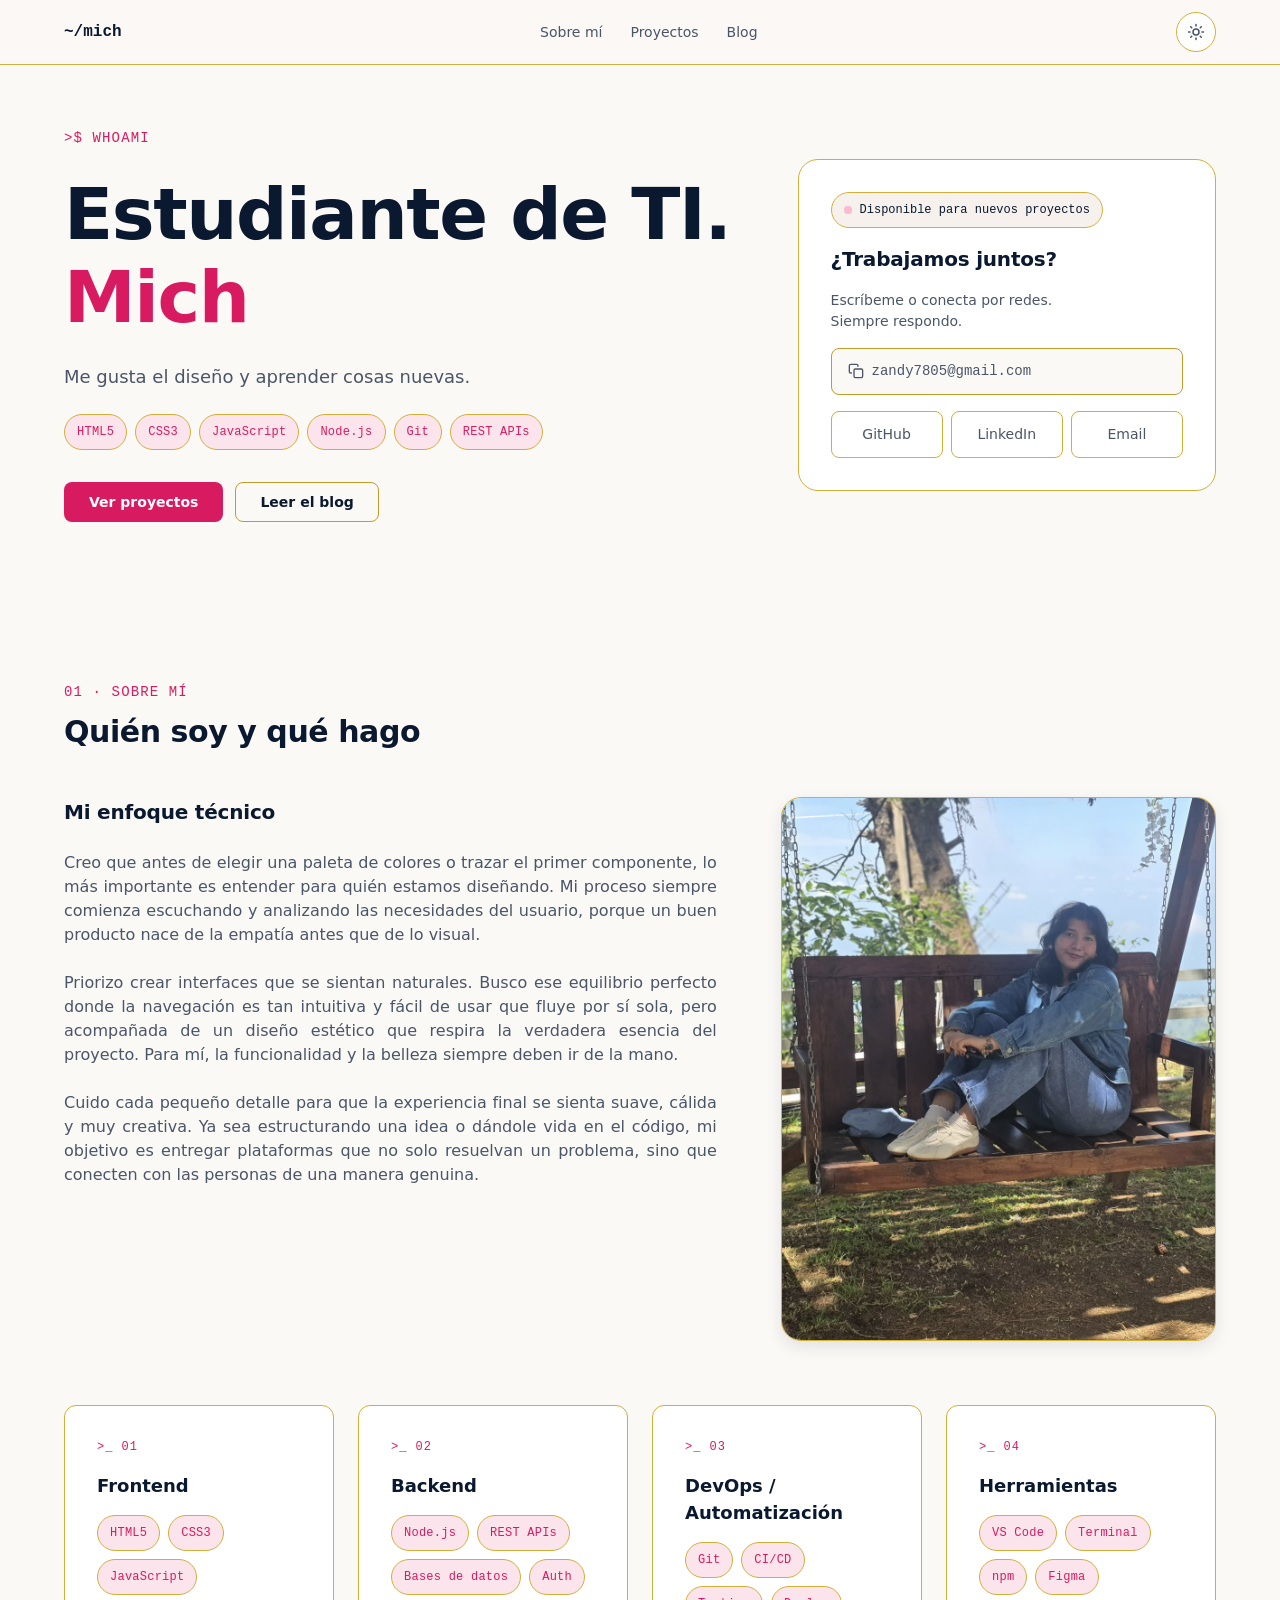
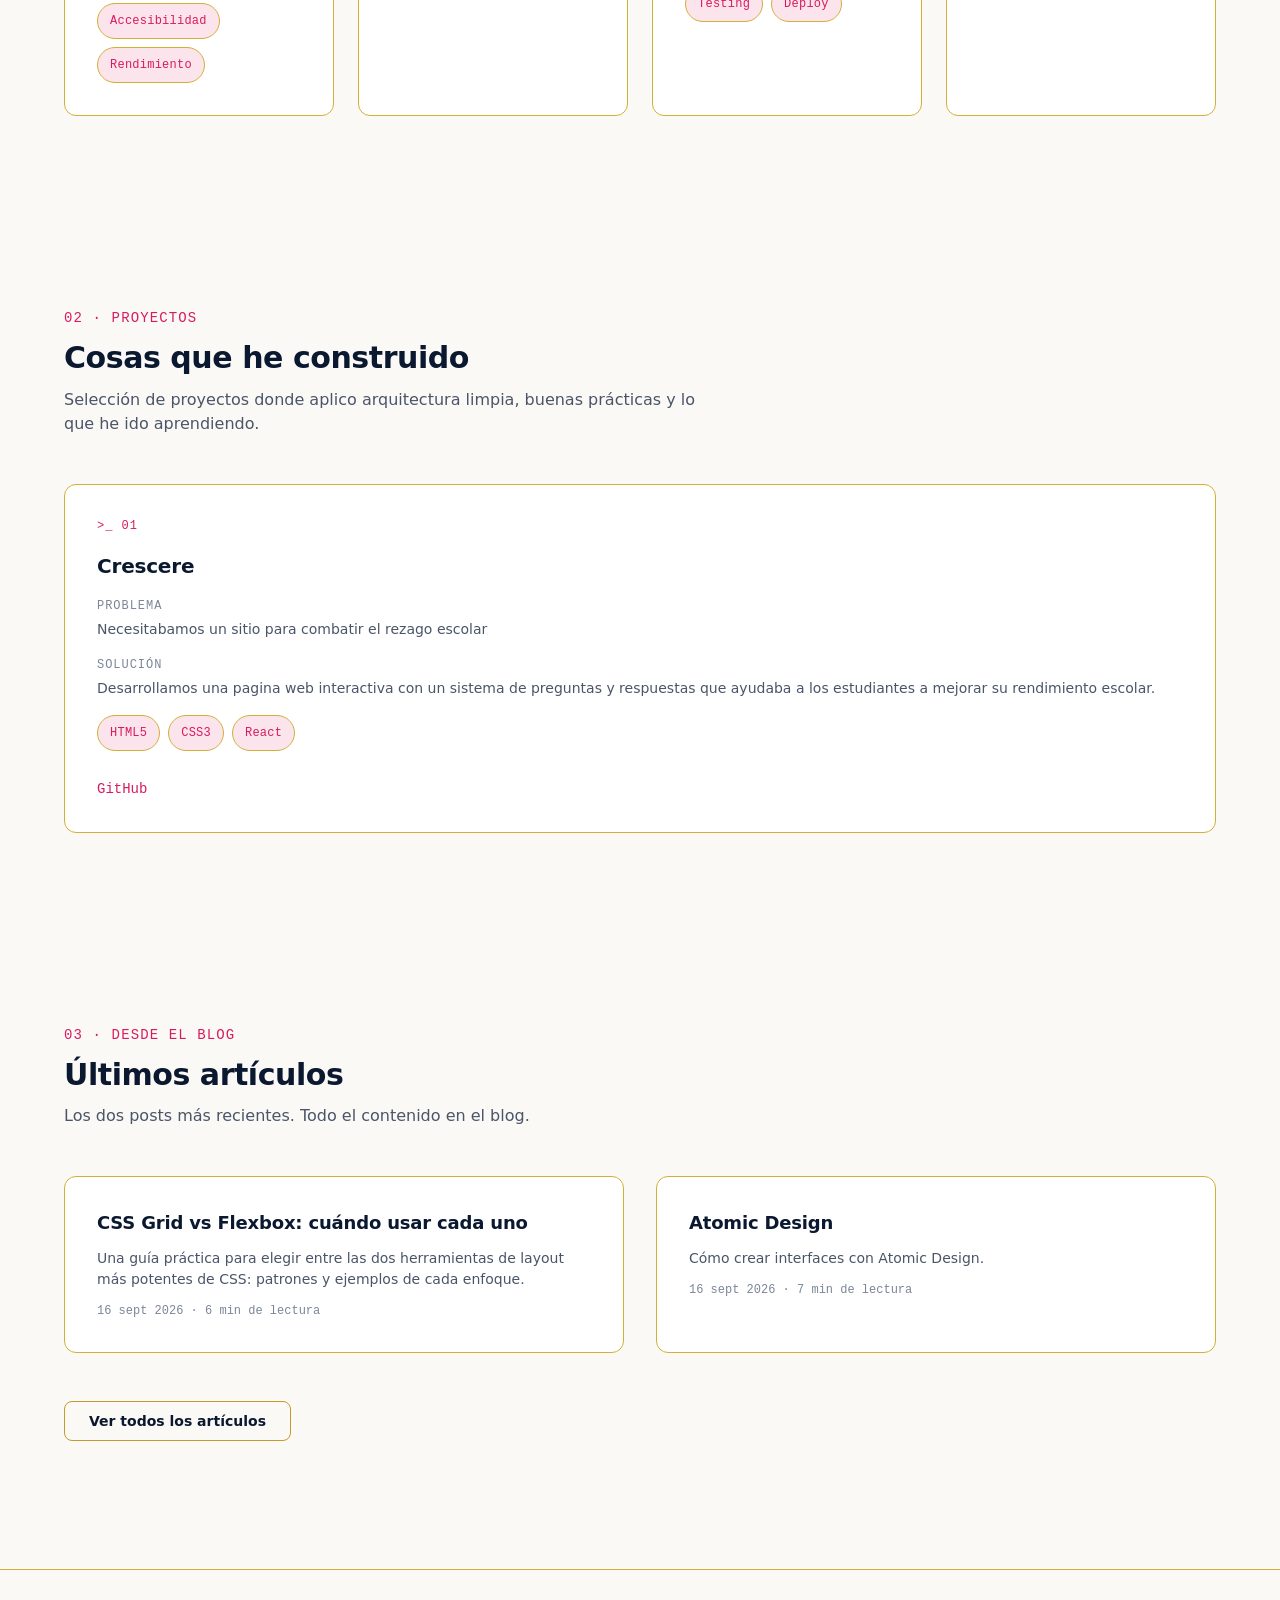
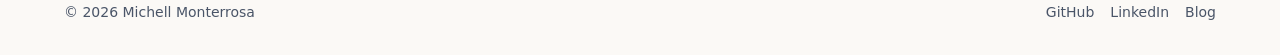
<file: index.html>
<!DOCTYPE html>
<html lang="es" data-theme="light">
<head>
  <meta charset="UTF-8">
  <meta name="viewport" content="width=device-width, initial-scale=1.0">
  <meta name="color-scheme" content="dark light">
  <meta name="description" content="Portafolio y blog de desarrollo web de Mich: proyectos, artículos técnicos y experiencia.">
  <title>Mich · Desarrollador y Blog</title>
  <link rel="stylesheet" href="css/variables.css">
  <link rel="stylesheet" href="css/style.css">
  <script src="js/main.js" defer></script>
</head>
<body data-page="home">
  <a class="skip-link" href="#main">Saltar al contenido</a>

  <header class="site-header">
    <nav class="container" aria-label="Navegación principal">
      <a class="brand" href="index.html">~/mich</a>

      <ul class="nav-list" id="site-nav">
        <li><a href="#about">Sobre mí</a></li>
        <li><a href="#projects">Proyectos</a></li>
        <li><a href="blog.html">Blog</a></li>
      </ul>

      <button id="nav-toggle" class="nav-toggle" type="button" aria-label="Abrir menú" aria-expanded="false" aria-controls="site-nav">
        <svg class="icon-menu" width="20" height="20" viewBox="0 0 24 24" fill="none" stroke="currentColor" stroke-width="2" stroke-linecap="round" aria-hidden="true">
          <line x1="4" y1="6" x2="20" y2="6"></line>
          <line x1="4" y1="12" x2="20" y2="12"></line>
          <line x1="4" y1="18" x2="20" y2="18"></line>
        </svg>
        <svg class="icon-close" width="20" height="20" viewBox="0 0 24 24" fill="none" stroke="currentColor" stroke-width="2" stroke-linecap="round" aria-hidden="true">
          <line x1="18" y1="6" x2="6" y2="18"></line>
          <line x1="6" y1="6" x2="18" y2="18"></line>
        </svg>
      </button>

      <button id="theme-toggle" class="theme-toggle" type="button" aria-label="Cambiar a tema claro">
        <svg class="icon-sun" width="18" height="18" viewBox="0 0 24 24" fill="none" stroke="currentColor" stroke-width="2" stroke-linecap="round" aria-hidden="true">
          <circle cx="12" cy="12" r="4"></circle>
          <path d="M12 2v2m0 16v2M4.93 4.93l1.41 1.41m11.32 11.32 1.41 1.41M2 12h2m16 0h2M4.93 19.07l1.41-1.41m11.32-11.32 1.41-1.41"></path>
        </svg>
        <svg class="icon-moon" width="18" height="18" viewBox="0 0 24 24" fill="none" stroke="currentColor" stroke-width="2" stroke-linecap="round" stroke-linejoin="round" aria-hidden="true">
          <path d="M21 12.79A9 9 0 1 1 11.21 3 7 7 0 0 0 21 12.79z"></path>
        </svg>
      </button>
    </nav>
  </header>

  <main id="main">
    <section id="hero" class="hero container">
      <div class="hero-grid">
        <div class="hero-intro">
          <p class="eyebrow">&gt;$ whoami</p>
          <h1 class="hero-title">
            Estudiante de TI.
            <span class="hero-name">Mich</span>
          </h1>
          <p class="hero-lead">
            Me gusta el diseño y aprender cosas nuevas.
          </p>
          <ul class="tech-badges" aria-label="Tecnologías core">
            <li class="tech-badge">HTML5</li>
            <li class="tech-badge">CSS3</li>
            <li class="tech-badge">JavaScript</li>
            <li class="tech-badge">Node.js</li>
            <li class="tech-badge">Git</li>
            <li class="tech-badge">REST APIs</li>
          </ul>
          <div class="hero-actions">
            <a class="btn btn-primary" href="#projects">Ver proyectos</a>
            <a class="btn btn-ghost" href="blog.html">Leer el blog</a>
          </div>
        </div>

        <aside class="contact-banner" aria-label="Contacto">
          <span class="status-badge">
            <span class="status-dot" aria-hidden="true"></span>
            Disponible para nuevos proyectos
          </span>

          <h2 class="banner-title">¿Trabajamos juntos?</h2>
          <p class="banner-text">
            Escríbeme o conecta por redes. Siempre respondo.
          </p>

          <button
            id="copy-email-btn"
            class="copy-btn"
            type="button"
            data-email="zandy7805@gmail.com"
            aria-label="Copiar correo zandy7805@gmail.com"
          >
            <svg width="16" height="16" viewBox="0 0 24 24" fill="none" stroke="currentColor" stroke-width="2" stroke-linecap="round" stroke-linejoin="round" aria-hidden="true">
              <rect x="9" y="9" width="13" height="13" rx="2"></rect>
              <path d="M5 15H4a2 2 0 0 1-2-2V4a2 2 0 0 1 2-2h9a2 2 0 0 1 2 2v1"></path>
            </svg>
            <span class="copy-label">zandy7805@gmail.com</span>
          </button>

          <div class="social-links">
            <a class="social-link" href="https://github.com/253464-Daniela" rel="noopener noreferrer" target="_blank">GitHub</a>
            <a class="social-link" href="https://www.linkedin.com/in/daniela-michell-zúñiga-monterrosa-186a79348/" rel="noopener noreferrer" target="_blank">LinkedIn</a>
            <a class="social-link" href="mailto:zandy7805@gmail.com">Email</a>
          </div>
        </aside>
      </div>
    </section>

    <section id="about" class="section container">
      <div class="section-header">
        <p class="eyebrow">01 · sobre mí</p>
        <h2 class="section-title">Quién soy y qué hago</h2>
      </div>

     <div class="about-grid">
      <div class="about-text" style="text-align: justify;">
  <h3 class="about-heading" style="text-align: left;">Mi enfoque técnico</h3>
  <p>
    Creo que antes de elegir una paleta de colores o trazar el primer componente, lo más importante 
    es entender para quién estamos diseñando. Mi proceso siempre comienza escuchando y analizando las 
    necesidades del usuario, porque un buen producto nace de la empatía antes que de lo visual.
  </p>
  <p>
    Priorizo crear interfaces que se sientan naturales. Busco ese equilibrio perfecto donde la navegación 
    es tan intuitiva y fácil de usar que fluye por sí sola, pero acompañada de un diseño estético que 
    respira la verdadera esencia del proyecto. Para mí, la funcionalidad y la belleza siempre deben ir 
    de la mano.
  </p>
  <p>
    Cuido cada pequeño detalle para que la experiencia final se sienta suave, cálida y muy creativa. 
    Ya sea estructurando una idea o dándole vida en el código, mi objetivo es entregar plataformas 
    que no solo resuelvan un problema, sino que conecten con las personas de una manera genuina.
  </p>
</div>

      <figure class="about-figure">
        <img src="assets/dani.jpeg" alt="Fotografía de Mich" />
      </figure>
    </div>

      <div class="skills-grid">
        <article class="skill-card">
          <p class="skill-card-code">&gt;_ 01</p>
          <h3 class="skill-card-title">Frontend</h3>
          <ul class="skill-tags">
            <li class="tech-badge">HTML5</li>
            <li class="tech-badge">CSS3</li>
            <li class="tech-badge">JavaScript</li>
            <li class="tech-badge">Accesibilidad</li>
            <li class="tech-badge">Rendimiento</li>
          </ul>
        </article>

        <article class="skill-card">
          <p class="skill-card-code">&gt;_ 02</p>
          <h3 class="skill-card-title">Backend</h3>
          <ul class="skill-tags">
            <li class="tech-badge">Node.js</li>
            <li class="tech-badge">REST APIs</li>
            <li class="tech-badge">Bases de datos</li>
            <li class="tech-badge">Auth</li>
          </ul>
        </article>

        <article class="skill-card">
          <p class="skill-card-code">&gt;_ 03</p>
          <h3 class="skill-card-title">DevOps / Automatización</h3>
          <ul class="skill-tags">
            <li class="tech-badge">Git</li>
            <li class="tech-badge">CI/CD</li>
            <li class="tech-badge">Testing</li>
            <li class="tech-badge">Deploy</li>
          </ul>
        </article>

        <article class="skill-card">
          <p class="skill-card-code">&gt;_ 04</p>
          <h3 class="skill-card-title">Herramientas</h3>
          <ul class="skill-tags">
            <li class="tech-badge">VS Code</li>
            <li class="tech-badge">Terminal</li>
            <li class="tech-badge">npm</li>
            <li class="tech-badge">Figma</li>
          </ul>
        </article>
      </div>
    </section>

    <section id="projects" class="section container">
      <div class="section-header">
        <p class="eyebrow">02 · proyectos</p>
        <h2 class="section-title">Cosas que he construido</h2>
        <p class="section-lead">
          Selección de proyectos donde aplico arquitectura limpia, buenas
          prácticas y lo que he ido aprendiendo.
        </p>
      </div>
      <div id="projects-grid"></div>
    </section>

    <section id="latest-posts" class="section container">
      <div class="section-header">
        <p class="eyebrow">03 · desde el blog</p>
        <h2 class="section-title">Últimos artículos</h2>
        <p class="section-lead">
          Los dos posts más recientes. Todo el contenido en el blog.
        </p>
      </div>
      <div id="latest-posts-list"></div>
      <a class="btn btn-ghost" href="blog.html">Ver todos los artículos</a>
    </section>
  </main>

  <footer class="site-footer">
    <div class="container">
      <p>© <span id="year">2026</span> Michell Monterrosa </p>
      <ul class="footer-links">
        <li><a href="https://github.com/253464-Daniela" rel="noopener noreferrer" target="_blank">GitHub</a></li>
        <li><a href="https://www.linkedin.com/in/daniela-michell-zúñiga-monterrosa-186a79348" rel="noopener noreferrer" target="_blank">LinkedIn</a></li>
        <li><a href="blog.html">Blog</a></li>
      </ul>
    </div>
  </footer>
</body>
</html>
</file>
<file: css/variables.css>
/* ============================================================
   Design tokens · Developer Portfolio
   Tema claro pastel por defecto · tema espresso via [data-theme="dark"]
   ============================================================ */

:root {
  /* ---------- Tipografía de sistema ---------- */
  --font-sans: ui-sans-serif, system-ui, -apple-system, "Segoe UI",
    Roboto, "Helvetica Neue", Arial, sans-serif;
  --font-mono: ui-monospace, "Cascadia Code", "SF Mono", "JetBrains Mono",
    Menlo, Consolas, "Liberation Mono", monospace;

  --text-xs: 0.75rem;
  --text-sm: 0.875rem;
  --text-base: 1rem;
  --text-lg: 1.125rem;
  --text-xl: 1.25rem;
  --text-2xl: 1.5rem;
  --text-3xl: 1.875rem;
  --text-4xl: clamp(2rem, 5vw, 3rem);
  --text-5xl: clamp(2.5rem, 7vw, 4.5rem);

  --leading-tight: 1.15;
  --leading-normal: 1.5;
  --leading-loose: 1.75;

  --weight-regular: 400;
  --weight-medium: 500;
  --weight-semibold: 600;
  --weight-bold: 700;

  /* ---------- Espaciado · escala 8pt ---------- */
  --space-1: 0.25rem;
  --space-2: 0.5rem;
  --space-3: 0.75rem;
  --space-4: 1rem;
  --space-5: 1.5rem;
  --space-6: 2rem;
  --space-7: 3rem;
  --space-8: 4rem;
  --space-9: 6rem;

  /* ---------- Radios ---------- */
  --radius-sm: 0.25rem;
  --radius-md: 0.5rem;
  --radius-lg: 0.75rem;
  --radius-xl: 1.25rem;
  --radius-full: 9999px;

  /* ---------- Layout ---------- */
  --container-max: 72rem;
  --container-narrow: 42rem;
  --measure: 65ch;
  --header-height: 4rem;

  /* ---------- Elevación ---------- */
  --shadow-sm: 0 1px 2px rgb(0 0 0 / 0.1);
  --shadow-md: 0 6px 16px rgb(0 0 0 / 0.14);
  --shadow-lg: 0 16px 40px rgb(0 0 0 / 0.22);

  /* ---------- Movimiento ---------- */
  --duration-fast: 150ms;
  --duration-base: 250ms;
  --duration-slow: 450ms;
  --ease-out: cubic-bezier(0.16, 1, 0.3, 1);
  --ease-in-out: cubic-bezier(0.65, 0, 0.35, 1);

  /* ---------- Z-index ---------- */
  --z-header: 100;
  --z-skip: 200;

  /* ---------- Otros ---------- */
  --header-bg: color-mix(in srgb, var(--bg) 86%, transparent);

  /* ==========================================================
     Tema oscuro (espresso/mocha)
     ========================================================== */
  --bg: #201a14;
  --bg-elevated: #29221b;
  --bg-muted: #332a21;
  --text: #f2e8d5;
  --text-muted: #bba892;
  --text-faint: #907e6a;
  --border: #403426;
  --border-strong: #524234;
  --accent: #e5a39a;
  --accent-strong: #f0bcb4;
  --accent-contrast: #2b1c18;
  --accent-soft: #e7c175;
  --link: #e5a39a;
  --tag-bg: #332a21;
  --tag-fg: #bba892;
  --btn-bg: #8a6f5c;
  --btn-bg-hover: #9a7d69;
  --btn-fg: #f2e8d5;
  --focus-ring: 0 0 0 3px color-mix(in srgb, var(--accent) 45%, transparent);
  --selection-bg: var(--accent-soft);
  --selection-fg: #2b1e14;

  color-scheme: dark;
}

/* ============================================================
   Tema claro (crema · café · pastel)
   ============================================================ */
[data-theme="light"] {
  --bg: #fbf9f6;
  --bg-elevated: #ffffff;
  --bg-muted: #f6f1ed;
  --text: #0a192f;
  --text-muted: #4a5568;
  --text-faint: #7c8698;
  --border: #d4af37;
  --border-strong: #c49b2b;
  --accent: #d81b60;
  --accent-strong: #c01359;
  --accent-contrast: #ffffff;
  --accent-soft: #f8bbd0;
  --link: #d81b60;
  --tag-bg: #fce4ec;
  --tag-fg: #d81b60;
  --btn-bg: #d81b60;
  --btn-bg-hover: #c01359;
  --btn-fg: #ffffff;
  --selection-bg: var(--accent-soft);
  --selection-fg: #0a192f;

  --shadow-sm: 0 1px 2px rgb(10 25 47 / 0.08);
  --shadow-md: 0 6px 16px rgb(10 25 47 / 0.1);
  --shadow-lg: 0 16px 40px rgb(10 25 47 / 0.14);

  color-scheme: light;
}
</file>
<file: css/style.css>
/* ============================================================
   Base styles · Developer Portfolio
   ============================================================ */

/* ---------- Reset ---------- */
*,
*::before,
*::after {
  box-sizing: border-box;
}

* {
  margin: 0;
}

html {
  scroll-behavior: smooth;
  scroll-padding-top: var(--header-height);
}

body {
  font-family: var(--font-sans);
  font-size: var(--text-base);
  line-height: var(--leading-normal);
  background: var(--bg);
  color: var(--text);
  text-rendering: optimizeLegibility;
  -webkit-font-smoothing: antialiased;
  transition: background var(--duration-base) var(--ease-out),
    color var(--duration-base) var(--ease-out);
}

img,
svg,
picture {
  display: block;
  max-width: 100%;
}

button,
input,
textarea,
select {
  font: inherit;
  color: inherit;
}

a {
  color: var(--link);
  text-decoration: none;
}

a:hover {
  text-decoration: underline;
  text-underline-offset: 3px;
}

::selection {
  background: var(--selection-bg);
  color: var(--selection-fg);
}

:focus-visible {
  outline: 3px solid var(--link);
  outline-offset: 2px;
  border-radius: var(--radius-sm);
}

/* ---------- Utilidades de layout ---------- */
.container {
  width: min(100% - var(--space-6), var(--container-max));
  margin-inline: auto;
}

.container-narrow {
  width: min(100% - var(--space-6), var(--container-narrow));
  margin-inline: auto;
}

.section {
  padding-block: var(--space-9);
}

.eyebrow {
  font-family: var(--font-mono);
  font-size: var(--text-sm);
  color: var(--accent);
  letter-spacing: 0.08em;
  text-transform: uppercase;
}

/* ---------- Accesibilidad ---------- */
.skip-link {
  position: fixed;
  top: var(--space-3);
  left: var(--space-3);
  z-index: var(--z-skip);
  padding: var(--space-2) var(--space-4);
  background: var(--btn-bg);
  color: var(--btn-fg);
  font-weight: var(--weight-semibold);
  border-radius: var(--radius-md);
  transform: translateY(-400%);
  transition: transform var(--duration-fast) var(--ease-out);
}

.skip-link:focus {
  transform: translateY(0);
  text-decoration: none;
}

/* ---------- Header fijo ---------- */
.site-header {
  position: fixed;
  inset-inline: 0;
  top: 0;
  z-index: var(--z-header);
  background: var(--header-bg);
  border-bottom: 1px solid var(--border);
  backdrop-filter: blur(10px);
  -webkit-backdrop-filter: blur(10px);
}

.site-header .container {
  display: flex;
  align-items: center;
  justify-content: space-between;
  gap: var(--space-4);
  height: var(--header-height);
}

.brand {
  font-family: var(--font-mono);
  font-weight: var(--weight-semibold);
  color: var(--text);
  white-space: nowrap;
}

.brand:hover {
  text-decoration: none;
}

.nav {
  display: flex;
  align-items: center;
  gap: var(--space-4);
}

.nav-list {
  display: flex;
  align-items: center;
  gap: var(--space-1);
  list-style: none;
  padding: 0;
}

.nav-list a {
  display: block;
  padding: var(--space-2) var(--space-3);
  border-radius: var(--radius-md);
  color: var(--text-muted);
  font-weight: var(--weight-medium);
  font-size: var(--text-sm);
  transition: color var(--duration-fast) var(--ease-out),
    background var(--duration-fast) var(--ease-out);
}

.nav-list a:hover {
  color: var(--text);
  background: var(--bg-muted);
  text-decoration: none;
}

.nav-list a.is-active {
  color: var(--link);
}

/* ---------- Botón de tema ---------- */
.theme-toggle {
  display: inline-flex;
  align-items: center;
  justify-content: center;
  width: 2.5rem;
  height: 2.5rem;
  border: 1px solid var(--border);
  border-radius: var(--radius-full);
  background: var(--bg-elevated);
  color: var(--text-muted);
  cursor: pointer;
  transition: color var(--duration-fast) var(--ease-out),
    border-color var(--duration-fast) var(--ease-out);
}

.theme-toggle:hover {
  color: var(--accent);
  border-color: var(--border-strong);
}

.theme-toggle .icon-moon,
html[data-theme="dark"] .theme-toggle .icon-sun {
  display: none;
}

html[data-theme="dark"] .theme-toggle .icon-moon {
  display: block;
}

/* ---------- Botón de menú móvil ---------- */
.nav-toggle {
  display: none;
  align-items: center;
  justify-content: center;
  width: 2.5rem;
  height: 2.5rem;
  border: 1px solid var(--border);
  border-radius: var(--radius-md);
  background: var(--bg-elevated);
  color: var(--text-muted);
  cursor: pointer;
  transition: color var(--duration-fast) var(--ease-out),
    border-color var(--duration-fast) var(--ease-out);
}

.nav-toggle:hover {
  color: var(--accent);
  border-color: var(--border-strong);
}

.nav-toggle .icon-close,
.nav-toggle.is-open .icon-menu {
  display: none;
}

.nav-toggle.is-open .icon-close {
  display: block;
}

/* ---------- Main ---------- */
main {
  padding-top: var(--header-height);
}

/* ---------- hero---------- */
.hero {
  min-height: calc(40vh - var(--header-height));
  display: flex;
  align-items: center;
  padding-block: var(--space-8);
}

.hero-grid {
  display: grid;
  grid-template-columns: minmax(0, 1.6fr) minmax(0, 1fr);
  gap: var(--space-8);
  align-items: center;
  width: 100%;
}

.hero-intro {
  display: flex;
  flex-direction: column;
  align-items: flex-start;
  gap: var(--space-5);
}

.hero-title {
  font-size: var(--text-5xl);
  line-height: var(--leading-tight);
  letter-spacing: -0.02em;
  max-width: 14ch;
}

.hero-name {
  display: block;
  color: var(--accent);
}

.hero-lead {
  max-width: var(--measure);
  color: var(--text-muted);
  font-size: var(--text-lg);
}

/* ---------- Hero del blog (container-narrow) ---------- */
.hero.container-narrow {
  flex-direction: column;
  justify-content: center;
  align-items: flex-start;
  gap: var(--space-4);
}

.hero.container-narrow .hero-title {
  font-size: clamp(3.5rem, 11vw, 7.5rem);
  line-height: var(--leading-tight);
  letter-spacing: -0.03em;
  color: var(--accent);
}

.hero-actions {
  display: flex;
  flex-wrap: wrap;
  gap: var(--space-3);
  margin-top: var(--space-2);
}

.tech-badges {
  display: flex;
  flex-wrap: wrap;
  gap: var(--space-2);
  max-width: 32rem;
  list-style: none;
  padding: 0;
}

.tech-badge {
  padding: var(--space-2) var(--space-3);
  border: 1px solid var(--border);
  border-radius: var(--radius-full);
  background: var(--tag-bg);
  color: var(--tag-fg);
  font-family: var(--font-mono);
  font-size: var(--text-xs);
  letter-spacing: 0.02em;
}

/* ---------- Banner de contacto (bento) ---------- */
.contact-banner {
  position: relative;
  display: grid;
  justify-items: start;
  gap: var(--space-4);
  padding: var(--space-6);
  border: 1px solid var(--border);
  border-radius: var(--radius-xl);
  background: var(--bg-elevated);
  overflow: hidden;
  transition: border-color var(--duration-base) var(--ease-out),
    box-shadow var(--duration-base) var(--ease-out),
    transform var(--duration-base) var(--ease-out);
}

.contact-banner:hover {
  border-color: var(--border-strong);
  box-shadow: var(--shadow-md);
  transform: translateY(-2px);
}

.status-badge {
  display: inline-flex;
  align-items: center;
  gap: var(--space-2);
  padding: var(--space-2) var(--space-3);
  border: 1px solid var(--border);
  border-radius: var(--radius-full);
  background: var(--bg-muted);
  font-family: var(--font-mono);
  font-size: var(--text-xs);
  color: var(--text);
}

.status-dot {
  position: relative;
  width: 0.5rem;
  height: 0.5rem;
  flex-shrink: 0;
  border-radius: var(--radius-full);
  background: var(--accent-soft);
}

.status-dot::after {
  content: "";
  position: absolute;
  inset: 0;
  border-radius: var(--radius-full);
  background: var(--accent-soft);
  opacity: 0.6;
  animation: pulse 1.8s var(--ease-out) infinite;
}

@keyframes pulse {
  0% {
    transform: scale(1);
    opacity: 0.6;
  }
  70%,
  100% {
    transform: scale(3);
    opacity: 0;
  }
}

.banner-title {
  font-size: var(--text-xl);
  letter-spacing: -0.01em;
}

.banner-text {
  max-width: 30ch;
  color: var(--text-muted);
  font-size: var(--text-sm);
}

.copy-btn {
  display: flex;
  align-items: center;
  gap: var(--space-2);
  width: 100%;
  padding: var(--space-3) var(--space-4);
  border: 1px solid var(--border-strong);
  border-radius: var(--radius-md);
  background: var(--bg);
  color: var(--text-muted);
  font-family: var(--font-mono);
  font-size: var(--text-sm);
  cursor: pointer;
  transition: color var(--duration-fast) var(--ease-out),
    border-color var(--duration-fast) var(--ease-out),
    background var(--duration-fast) var(--ease-out);
}

.copy-btn:hover {
  color: var(--text);
  border-color: var(--link);
}

.copy-btn.is-copied {
  background: var(--btn-bg);
  border-color: var(--btn-bg);
  color: var(--btn-fg);
}

.copy-label {
  overflow: hidden;
  text-overflow: ellipsis;
  white-space: nowrap;
}

.social-links {
  display: grid;
  grid-template-columns: repeat(3, 1fr);
  gap: var(--space-2);
  width: 100%;
}

.social-link {
  display: flex;
  align-items: center;
  justify-content: center;
  padding: var(--space-3) var(--space-2);
  border: 1px solid var(--border);
  border-radius: var(--radius-md);
  color: var(--text-muted);
  font-size: var(--text-sm);
  font-weight: var(--weight-medium);
  text-align: center;
  transition: color var(--duration-fast) var(--ease-out),
    border-color var(--duration-fast) var(--ease-out),
    background var(--duration-fast) var(--ease-out);
}

.social-link:hover {
  color: var(--link);
  border-color: var(--link);
  background: var(--bg-muted);
  text-decoration: none;
}

/* ---------- Botones ---------- */
.btn {
  display: inline-flex;
  align-items: center;
  justify-content: center;
  gap: var(--space-2);
  padding: var(--space-3) var(--space-5);
  border-radius: var(--radius-md);
  border: 1px solid transparent;
  font-weight: var(--weight-semibold);
  font-size: var(--text-sm);
  line-height: 1;
  cursor: pointer;
  transition: transform var(--duration-fast) var(--ease-out),
    background var(--duration-fast) var(--ease-out),
    border-color var(--duration-fast) var(--ease-out),
    color var(--duration-fast) var(--ease-out);
}

.btn:hover {
  text-decoration: none;
  transform: translateY(-1px);
}

.btn-primary {
  background: var(--btn-bg);
  color: var(--btn-fg);
}

.btn-primary:hover {
  background: var(--btn-bg-hover);
}

.btn-ghost {
  background: transparent;
  border-color: var(--border-strong);
  color: var(--text);
}

.btn-ghost:hover {
  border-color: var(--link);
  color: var(--link);
}

/* ---------- Secciones ---------- */
.section-header {
  display: flex;
  flex-direction: column;
  gap: var(--space-3);
  margin-bottom: var(--space-7);
}

.section-title {
  font-size: var(--text-3xl);
  line-height: var(--leading-tight);
  letter-spacing: -0.015em;
}

.section-lead {
  color: var(--text-muted);
  max-width: var(--measure);
}

.feature-grid {
  display: grid;
  grid-template-columns: repeat(auto-fit, minmax(min(100%, 20rem), 1fr));
  gap: var(--space-6);
}

.feature-card {
  padding: var(--space-6);
  border: 1px solid var(--border);
  border-radius: var(--radius-lg);
  background: var(--bg-elevated);
  transition: border-color var(--duration-base) var(--ease-out),
    transform var(--duration-base) var(--ease-out),
    box-shadow var(--duration-base) var(--ease-out);
}

.feature-card:hover {
  border-color: var(--border-strong);
  transform: translateY(-2px);
  box-shadow: var(--shadow-md);
}

.feature-card-title {
  font-size: var(--text-lg);
  margin-bottom: var(--space-2);
}

.feature-card p {
  color: var(--text-muted);
  font-size: var(--text-sm);
}

/* ---------- Sección sobre mí ---------- */
.about-grid {
  display: grid;
  grid-template-columns: minmax(0, 1.2fr) minmax(0, 0.8fr);
  gap: var(--space-8);
  align-items: start;
  margin-bottom: var(--space-8);
}

.about-figure {
  position: relative;
  margin: 0;
  width: 100%;
  aspect-ratio: 4 / 5;
  overflow: hidden;
  border: 1px solid var(--border);
  border-radius: var(--radius-xl);
  box-shadow: var(--shadow-md);
}

.about-figure img {
  position: absolute;
  inset: 0;
  width: 100%;
  height: 100%;
  object-fit: cover;
}

.about-text {
  display: flex;
  flex-direction: column;
  gap: var(--space-5);
  max-width: var(--measure);
}

.about-heading {
  font-size: var(--text-xl);
  letter-spacing: -0.01em;
}

.about-text p {
  color: var(--text-muted);
}

.skills-grid {
  display: grid;
  grid-template-columns: repeat(4, 1fr);
  gap: var(--space-5);
}

.skill-card {
  display: flex;
  flex-direction: column;
  gap: var(--space-4);
  padding: var(--space-6);
  border: 1px solid var(--border);
  border-radius: var(--radius-lg);
  background: var(--bg-elevated);
  transition: border-color var(--duration-base) var(--ease-out),
    transform var(--duration-base) var(--ease-out),
    box-shadow var(--duration-base) var(--ease-out);
}

.skill-card:hover {
  border-color: var(--border-strong);
  transform: translateY(-2px);
  box-shadow: var(--shadow-md);
}

.skill-card-code {
  font-family: var(--font-mono);
  font-size: var(--text-xs);
  letter-spacing: 0.08em;
  color: var(--accent);
}

.skill-card-title {
  font-size: var(--text-lg);
}

.skill-tags {
  display: flex;
  flex-wrap: wrap;
  gap: var(--space-2);
  list-style: none;
  padding: 0;
}

/* ---------- Proyectos ---------- */
#projects-grid {
  display: grid;
  grid-template-columns: repeat(auto-fit, minmax(min(100%, 20rem), 1fr));
  gap: var(--space-6);
}

.project-card {
  display: flex;
  flex-direction: column;
  gap: var(--space-4);
  padding: var(--space-6);
  border: 1px solid var(--border);
  border-radius: var(--radius-lg);
  background: var(--bg-elevated);
  transition: border-color var(--duration-base) var(--ease-out),
    transform var(--duration-base) var(--ease-out),
    box-shadow var(--duration-base) var(--ease-out);
}

.project-card:hover {
  border-color: var(--border-strong);
  transform: translateY(-4px);
  box-shadow: var(--shadow-md);
}

.project-card-code {
  font-family: var(--font-mono);
  font-size: var(--text-xs);
  letter-spacing: 0.08em;
  color: var(--accent);
}

.project-card-title {
  font-size: var(--text-xl);
  letter-spacing: -0.01em;
}

.project-problem,
.project-solution {
  display: flex;
  flex-direction: column;
  gap: var(--space-1);
}

.project-label {
  font-family: var(--font-mono);
  font-size: var(--text-xs);
  letter-spacing: 0.08em;
  text-transform: uppercase;
  color: var(--text-faint);
}

.project-problem p,
.project-solution p {
  color: var(--text-muted);
  font-size: var(--text-sm);
}

.project-tags {
  display: flex;
  flex-wrap: wrap;
  gap: var(--space-2);
  list-style: none;
  padding: 0;
}

.project-card-links {
  display: flex;
  flex-wrap: wrap;
  gap: var(--space-4);
  margin-top: auto;
  padding-top: var(--space-3);
}

.project-card-links a {
  font-family: var(--font-mono);
  font-size: var(--text-sm);
  color: var(--link);
}

/* ---------- Blog ---------- */
#latest-posts-list {
  display: grid;
  grid-template-columns: repeat(auto-fit, minmax(min(100%, 20rem), 1fr));
  gap: var(--space-6);
  margin-bottom: var(--space-7);
}

.latest-card {
  display: flex;
  flex-direction: column;
  gap: var(--space-3);
  padding: var(--space-6);
  border: 1px solid var(--border);
  border-radius: var(--radius-lg);
  background: var(--bg-elevated);
  transition: border-color var(--duration-base) var(--ease-out),
    transform var(--duration-base) var(--ease-out),
    box-shadow var(--duration-base) var(--ease-out);
}

.latest-card:hover {
  border-color: var(--border-strong);
  transform: translateY(-2px);
  box-shadow: var(--shadow-md);
}

.latest-card-link {
  color: var(--text);
}

.latest-card-title {
  font-size: var(--text-lg);
  letter-spacing: -0.01em;
}

.latest-card-excerpt {
  color: var(--text-muted);
  font-size: var(--text-sm);
}

.latest-card-meta {
  font-family: var(--font-mono);
  font-size: var(--text-xs);
  color: var(--text-faint);
}

.posts-list {
  display: grid;
  gap: var(--space-4);
  list-style: none;
  padding: 0;
}

.post-card {
  padding: var(--space-6);
  border: 1px solid var(--border);
  border-radius: var(--radius-lg);
  background: var(--bg-elevated);
  transition: border-color var(--duration-base) var(--ease-out),
    transform var(--duration-base) var(--ease-out),
    box-shadow var(--duration-base) var(--ease-out);
}

.post-card:hover {
  border-color: var(--border-strong);
  transform: translateY(-2px);
  box-shadow: var(--shadow-md);
}

.post-card-link {
  color: var(--text);
}

.post-card-link:hover {
  color: var(--link);
}

.post-card-title {
  font-size: var(--text-xl);
  letter-spacing: -0.01em;
}

.post-card-excerpt {
  margin-top: var(--space-2);
  color: var(--text-muted);
  font-size: var(--text-sm);
}

.post-meta {
  display: flex;
  flex-wrap: wrap;
  align-items: center;
  gap: var(--space-2);
  margin-top: var(--space-3);
  font-family: var(--font-mono);
  font-size: var(--text-xs);
  color: var(--text-faint);
}

.post-tags {
  display: inline-flex;
  flex-wrap: wrap;
  gap: var(--space-2);
}

/* ---------- Blog: recorte del margen inferior ---------- */
body[data-page="blog"] #posts-list,
body[data-page="blog"] #post-content {
  padding-block-end: var(--space-5);
}

/* ---------- Lector de artículos ---------- */
.back-link {
  margin-bottom: var(--space-5);
}

.post-reader {
  padding: var(--space-7);
}

.post-header {
  display: flex;
  flex-direction: column;
  gap: var(--space-3);
  margin-bottom: var(--space-6);
  padding-bottom: var(--space-5);
  border-bottom: 1px solid var(--border);
}

.post-title {
  font-size: var(--text-4xl);
  line-height: var(--leading-tight);
  letter-spacing: -0.02em;
}

.post-body {
  line-height: var(--leading-loose);
}

.post-body h2 {
  font-size: var(--text-2xl);
  margin-block: var(--space-6) var(--space-3);
  scroll-margin-top: var(--header-height);
}

.post-body h3 {
  font-size: var(--text-xl);
  margin-block: var(--space-5) var(--space-2);
  scroll-margin-top: var(--header-height);
}

.post-body p {
  margin-block: var(--space-3);
  color: var(--text);
}

.post-body ul,
.post-body ol {
  padding-left: var(--space-5);
  margin-block: var(--space-3);
}

.post-body li {
  margin-block: var(--space-1);
}

.post-body blockquote {
  margin-block: var(--space-4);
  padding-left: var(--space-4);
  border-left: 3px solid var(--accent);
  color: var(--text-muted);
}

.post-body a {
  text-decoration: underline;
  text-underline-offset: 3px;
}

.post-body pre {
  position: relative;
  margin-block: var(--space-5);
  padding: var(--space-6) var(--space-4) var(--space-4);
  border: 1px solid var(--border);
  border-radius: var(--radius-md);
  overflow-x: auto;
  font-size: var(--text-sm);
  line-height: var(--leading-normal);
}

.copy-code-btn {
  position: absolute;
  top: var(--space-2);
  right: var(--space-2);
  display: inline-flex;
  align-items: center;
  gap: var(--space-1);
  padding: var(--space-1) var(--space-2);
  border: 1px solid var(--border);
  border-radius: var(--radius-md);
  background: var(--bg-elevated);
  color: var(--text-muted);
  font-family: var(--font-mono);
  font-size: var(--text-xs);
  cursor: pointer;
  transition: color var(--duration-fast) var(--ease-out),
    border-color var(--duration-fast) var(--ease-out),
    background var(--duration-fast) var(--ease-out);
}

.copy-code-btn:hover {
  color: var(--link);
  border-color: var(--link);
}

.copy-code-btn.is-copied {
  background: var(--btn-bg);
  border-color: var(--btn-bg);
  color: var(--btn-fg);
}

.post-body :not(pre) > code {
  padding: 0.125em 0.375em;
  border-radius: var(--radius-sm);
  background: var(--bg-muted);
  color: var(--link);
  font-family: var(--font-mono);
  font-size: 0.9em;
}

/* ---------- Footer ---------- */
.site-footer {
  border-top: 1px solid var(--border);
  padding-block: var(--space-6);
  margin-top: var(--space-6);
  color: var(--text-muted);
  font-size: var(--text-sm);
}

.site-footer .container {
  display: flex;
  flex-wrap: wrap;
  align-items: center;
  justify-content: space-between;
  gap: var(--space-4);
}

.footer-links {
  display: flex;
  gap: var(--space-4);
  list-style: none;
  padding: 0;
}

.footer-links a {
  color: var(--text-muted);
}

.footer-links a:hover {
  color: var(--link);
}

/* ---------- Movimiento reducido ---------- */
@media (prefers-reduced-motion: reduce) {
  html {
    scroll-behavior: auto;
  }

  *,
  *::before,
  *::after {
    transition-duration: 0.01ms !important;
    animation-duration: 0.01ms !important;
  }
}

/* ---------- Responsive ---------- */
@media (max-width: 60rem) {
  .hero-grid {
    grid-template-columns: 1fr;
    gap: var(--space-6);
  }

  .skills-grid {
    grid-template-columns: repeat(2, 1fr);
  }
}

@media (max-width: 48rem) {
  .section {
    padding-block: var(--space-6);
  }

  .site-header .container {
    justify-content: space-between;
  }

  .nav-list {
    order: 3;
    position: absolute;
    inset-inline: 0;
    top: var(--header-height);
    flex-direction: column;
    align-items: stretch;
    gap: var(--space-1);
    padding: var(--space-3);
    background: var(--bg);
    border-bottom: 1px solid var(--border);
    display: none;
  }

  .nav-list.is-open {
    display: flex;
  }

  .nav-list a {
    padding: var(--space-3);
  }

  .nav-toggle {
    display: inline-flex;
  }

  .hero-actions .btn {
    flex: 1;
  }

  .about-grid {
    grid-template-columns: 1fr;
    gap: var(--space-6);
  }

  .about-figure {
    order: -1;
    max-width: 24rem;
  }

  .skills-grid {
    grid-template-columns: 1fr;
  }

  .post-reader {
    padding: var(--space-5);
  }
}
</file>
